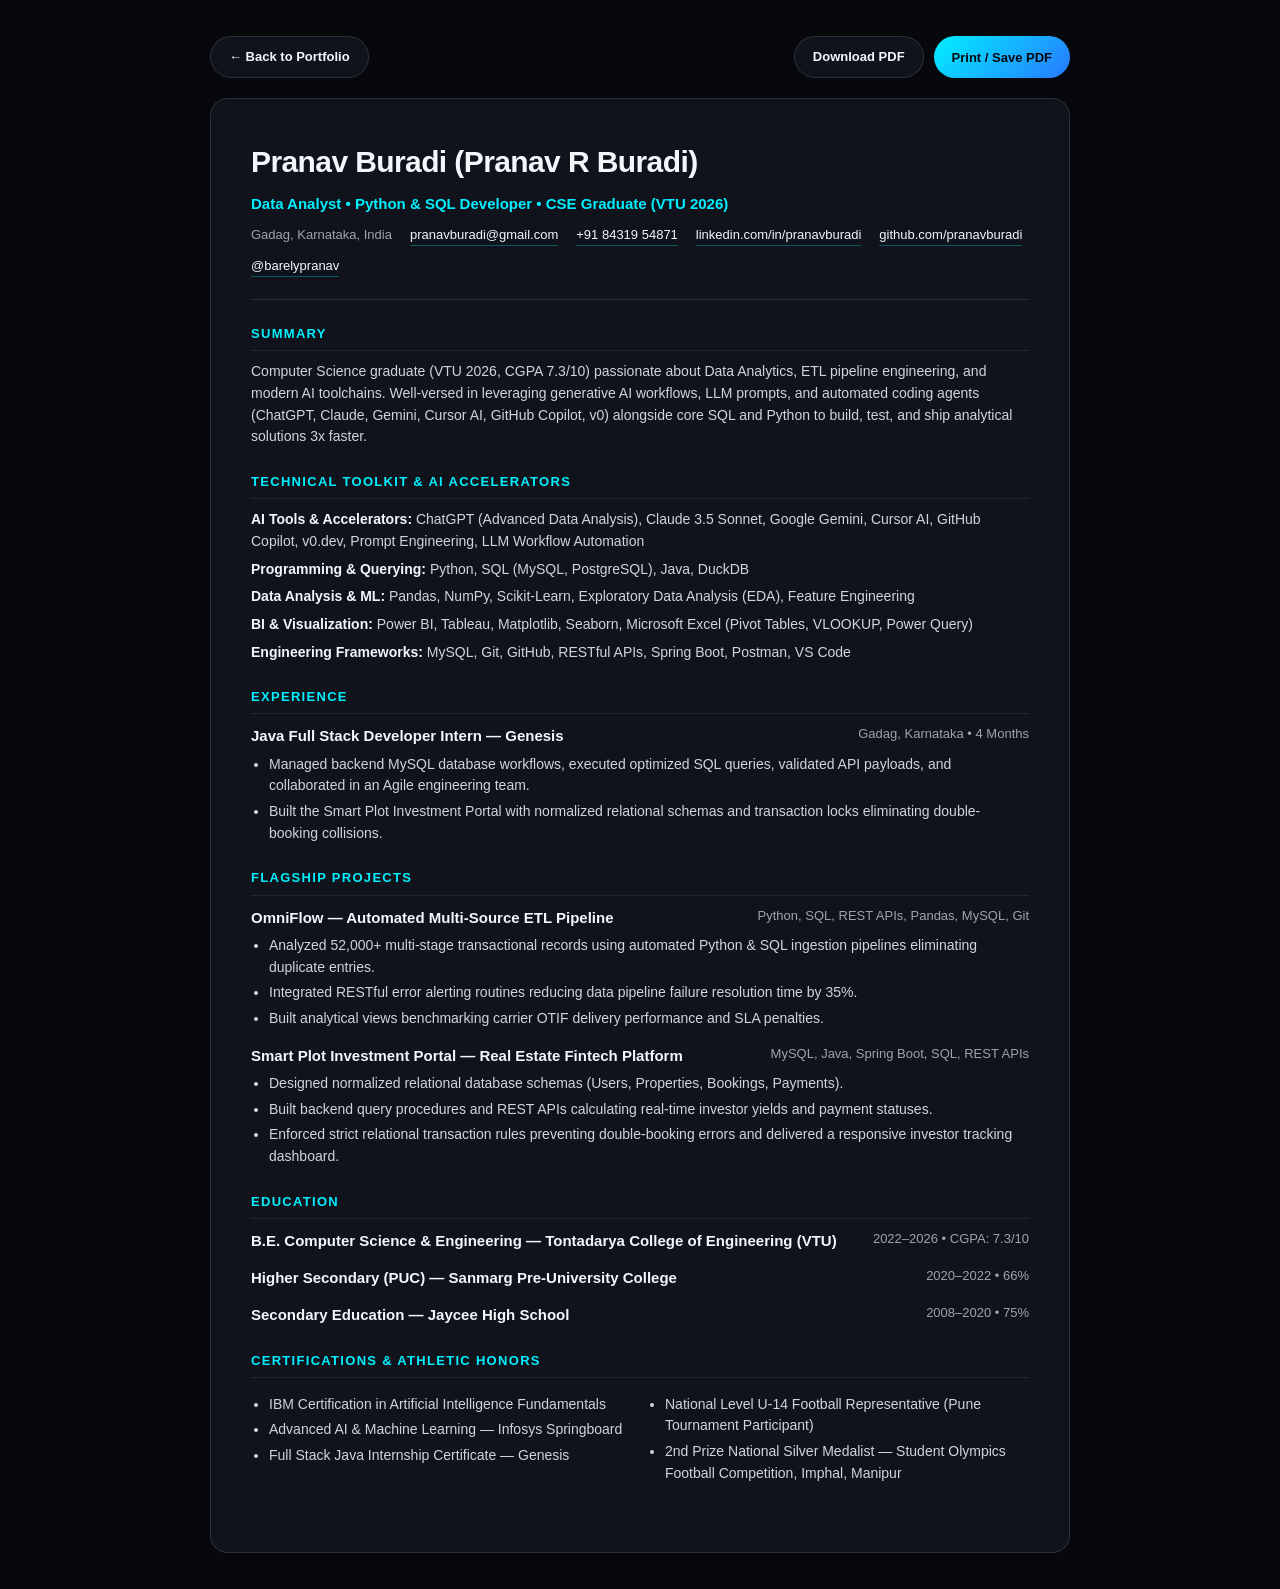
<file: public/Pranav-Buradi-Resume.html>
<!doctype html>
<html lang="en">
<head>
  <meta charset="UTF-8" />
  <meta name="viewport" content="width=device-width, initial-scale=1.0" />
  <title>Pranav Buradi — Data Analyst Resume</title>
  <style>
    :root {
      --bg: #07080b;
      --surface: #11131c;
      --text: #f4f6fb;
      --muted: #9ca3af;
      --cyan: #00f0ff;
      --cobalt: #2979ff;
      --border: rgba(255,255,255,0.12);
    }
    * { box-sizing: border-box; margin: 0; padding: 0; }
    body {
      font-family: 'Plus Jakarta Sans', -apple-system, BlinkMacSystemFont, 'Segoe UI', sans-serif;
      background: var(--bg);
      color: var(--text);
      line-height: 1.55;
      padding: 36px 20px;
    }
    .toolbar {
      max-width: 860px;
      margin: 0 auto 20px;
      display: flex;
      justify-content: space-between;
      align-items: center;
      gap: 12px;
      flex-wrap: wrap;
    }
    .btn {
      display: inline-flex;
      align-items: center;
      gap: 8px;
      padding: 10px 18px;
      border-radius: 999px;
      font-size: 13px;
      font-weight: 600;
      text-decoration: none;
      cursor: pointer;
      border: 1px solid var(--border);
      background: var(--surface);
      color: var(--text);
    }
    .btn-primary {
      background: linear-gradient(135deg, #00f0ff 0%, #2979ff 100%);
      color: #04070d;
      border: none;
    }
    .sheet {
      max-width: 860px;
      margin: 0 auto;
      background: var(--surface);
      border: 1px solid var(--border);
      border-radius: 18px;
      padding: 40px;
    }
    header {
      border-bottom: 1px solid var(--border);
      padding-bottom: 22px;
      margin-bottom: 24px;
    }
    h1 { font-size: 30px; letter-spacing: -0.02em; margin-bottom: 6px; }
    .role { color: var(--cyan); font-weight: 600; font-size: 15px; margin-bottom: 10px; }
    .contact { font-size: 13px; color: var(--muted); display: flex; flex-wrap: wrap; gap: 10px 18px; }
    .contact a { color: var(--text); text-decoration: none; border-bottom: 1px solid rgba(0,240,255,0.3); }
    section { margin-bottom: 24px; }
    h2 {
      font-size: 13px;
      text-transform: uppercase;
      letter-spacing: 0.1em;
      color: var(--cyan);
      margin-bottom: 10px;
      border-bottom: 1px solid rgba(255,255,255,0.07);
      padding-bottom: 6px;
    }
    .item { margin-bottom: 14px; }
    .item-head { display: flex; justify-content: space-between; gap: 12px; flex-wrap: wrap; font-weight: 600; font-size: 15px; }
    .meta { color: var(--muted); font-size: 13px; font-weight: 400; }
    ul { margin-top: 6px; padding-left: 18px; color: #d1d5db; font-size: 14px; }
    li { margin-bottom: 4px; }
    .grid-2 { display: grid; grid-template-columns: repeat(auto-fit, minmax(260px, 1fr)); gap: 14px; }
    .skill-row { font-size: 14px; margin-bottom: 6px; color: #d1d5db; }
    .skill-row strong { color: var(--text); }
    @media print {
      body { background: #fff; color: #111; padding: 0; }
      .toolbar { display: none; }
      .sheet { background: #fff; border: none; padding: 20px; border-radius: 0; }
      .role, h2 { color: #0b5ed7; }
      .contact, .meta { color: #4b5563; }
      .contact a { color: #111; border-bottom: none; }
      ul, .skill-row { color: #1f2937; }
      .skill-row strong { color: #111; }
      header, h2 { border-color: #e5e7eb; }
    }
  </style>
</head>
<body>
  <div class="toolbar">
    <a class="btn" href="/">&larr; Back to Portfolio</a>
    <div style="display:flex;gap:10px;">
      <a class="btn" href="/assets/aistudio/Pranav_B_a2af4007.pdf" download="Pranav-Buradi-Resume.pdf">Download PDF</a>
      <button class="btn btn-primary" onclick="window.print()">Print / Save PDF</button>
    </div>
  </div>

  <main class="sheet">
    <header>
      <h1>Pranav Buradi (Pranav R Buradi)</h1>
      <div class="role">Data Analyst &bull; Python &amp; SQL Developer &bull; CSE Graduate (VTU 2026)</div>
      <div class="contact">
        <span>Gadag, Karnataka, India</span>
        <a href="mailto:pranavburadi@gmail.com">pranavburadi@gmail.com</a>
        <a href="tel:+918431954871">+91 84319 54871</a>
        <a href="https://linkedin.com/in/pranavburadi" target="_blank" rel="noreferrer">linkedin.com/in/pranavburadi</a>
        <a href="https://github.com/pranavburadi" target="_blank" rel="noreferrer">github.com/pranavburadi</a>
        <a href="https://www.instagram.com/barelypranav/" target="_blank" rel="noreferrer">@barelypranav</a>
      </div>
    </header>

    <section>
      <h2>Summary</h2>
      <p style="font-size:14px;color:#d1d5db;">
        Computer Science graduate (VTU 2026, CGPA 7.3/10) passionate about Data Analytics, ETL pipeline engineering, and modern AI toolchains. Well-versed in leveraging generative AI workflows, LLM prompts, and automated coding agents (ChatGPT, Claude, Gemini, Cursor AI, GitHub Copilot, v0) alongside core SQL and Python to build, test, and ship analytical solutions 3x faster.
      </p>
    </section>

    <section>
      <h2>Technical Toolkit &amp; AI Accelerators</h2>
      <div class="skill-row"><strong>AI Tools &amp; Accelerators:</strong> ChatGPT (Advanced Data Analysis), Claude 3.5 Sonnet, Google Gemini, Cursor AI, GitHub Copilot, v0.dev, Prompt Engineering, LLM Workflow Automation</div>
      <div class="skill-row"><strong>Programming &amp; Querying:</strong> Python, SQL (MySQL, PostgreSQL), Java, DuckDB</div>
      <div class="skill-row"><strong>Data Analysis &amp; ML:</strong> Pandas, NumPy, Scikit-Learn, Exploratory Data Analysis (EDA), Feature Engineering</div>
      <div class="skill-row"><strong>BI &amp; Visualization:</strong> Power BI, Tableau, Matplotlib, Seaborn, Microsoft Excel (Pivot Tables, VLOOKUP, Power Query)</div>
      <div class="skill-row"><strong>Engineering Frameworks:</strong> MySQL, Git, GitHub, RESTful APIs, Spring Boot, Postman, VS Code</div>
    </section>

    <section>
      <h2>Experience</h2>
      <div class="item">
        <div class="item-head">
          <span>Java Full Stack Developer Intern &mdash; Genesis</span>
          <span class="meta">Gadag, Karnataka &bull; 4 Months</span>
        </div>
        <ul>
          <li>Managed backend MySQL database workflows, executed optimized SQL queries, validated API payloads, and collaborated in an Agile engineering team.</li>
          <li>Built the Smart Plot Investment Portal with normalized relational schemas and transaction locks eliminating double-booking collisions.</li>
        </ul>
      </div>
    </section>

    <section>
      <h2>Flagship Projects</h2>
      <div class="item">
        <div class="item-head">
          <span>OmniFlow &mdash; Automated Multi-Source ETL Pipeline</span>
          <span class="meta">Python, SQL, REST APIs, Pandas, MySQL, Git</span>
        </div>
        <ul>
          <li>Analyzed 52,000+ multi-stage transactional records using automated Python &amp; SQL ingestion pipelines eliminating duplicate entries.</li>
          <li>Integrated RESTful error alerting routines reducing data pipeline failure resolution time by 35%.</li>
          <li>Built analytical views benchmarking carrier OTIF delivery performance and SLA penalties.</li>
        </ul>
      </div>
      <div class="item">
        <div class="item-head">
          <span>Smart Plot Investment Portal &mdash; Real Estate Fintech Platform</span>
          <span class="meta">MySQL, Java, Spring Boot, SQL, REST APIs</span>
        </div>
        <ul>
          <li>Designed normalized relational database schemas (Users, Properties, Bookings, Payments).</li>
          <li>Built backend query procedures and REST APIs calculating real-time investor yields and payment statuses.</li>
          <li>Enforced strict relational transaction rules preventing double-booking errors and delivered a responsive investor tracking dashboard.</li>
        </ul>
      </div>
    </section>

    <section>
      <h2>Education</h2>
      <div class="item">
        <div class="item-head"><span>B.E. Computer Science &amp; Engineering &mdash; Tontadarya College of Engineering (VTU)</span><span class="meta">2022&ndash;2026 &bull; CGPA: 7.3/10</span></div>
      </div>
      <div class="item">
        <div class="item-head"><span>Higher Secondary (PUC) &mdash; Sanmarg Pre-University College</span><span class="meta">2020&ndash;2022 &bull; 66%</span></div>
      </div>
      <div class="item">
        <div class="item-head"><span>Secondary Education &mdash; Jaycee High School</span><span class="meta">2008&ndash;2020 &bull; 75%</span></div>
      </div>
    </section>

    <section>
      <h2>Certifications &amp; Athletic Honors</h2>
      <div class="grid-2">
        <ul>
          <li>IBM Certification in Artificial Intelligence Fundamentals</li>
          <li>Advanced AI &amp; Machine Learning &mdash; Infosys Springboard</li>
          <li>Full Stack Java Internship Certificate &mdash; Genesis</li>
        </ul>
        <ul>
          <li>National Level U-14 Football Representative (Pune Tournament Participant)</li>
          <li>2nd Prize National Silver Medalist &mdash; Student Olympics Football Competition, Imphal, Manipur</li>
        </ul>
      </div>
    </section>
  </main>
</body>
</html>
</file>
